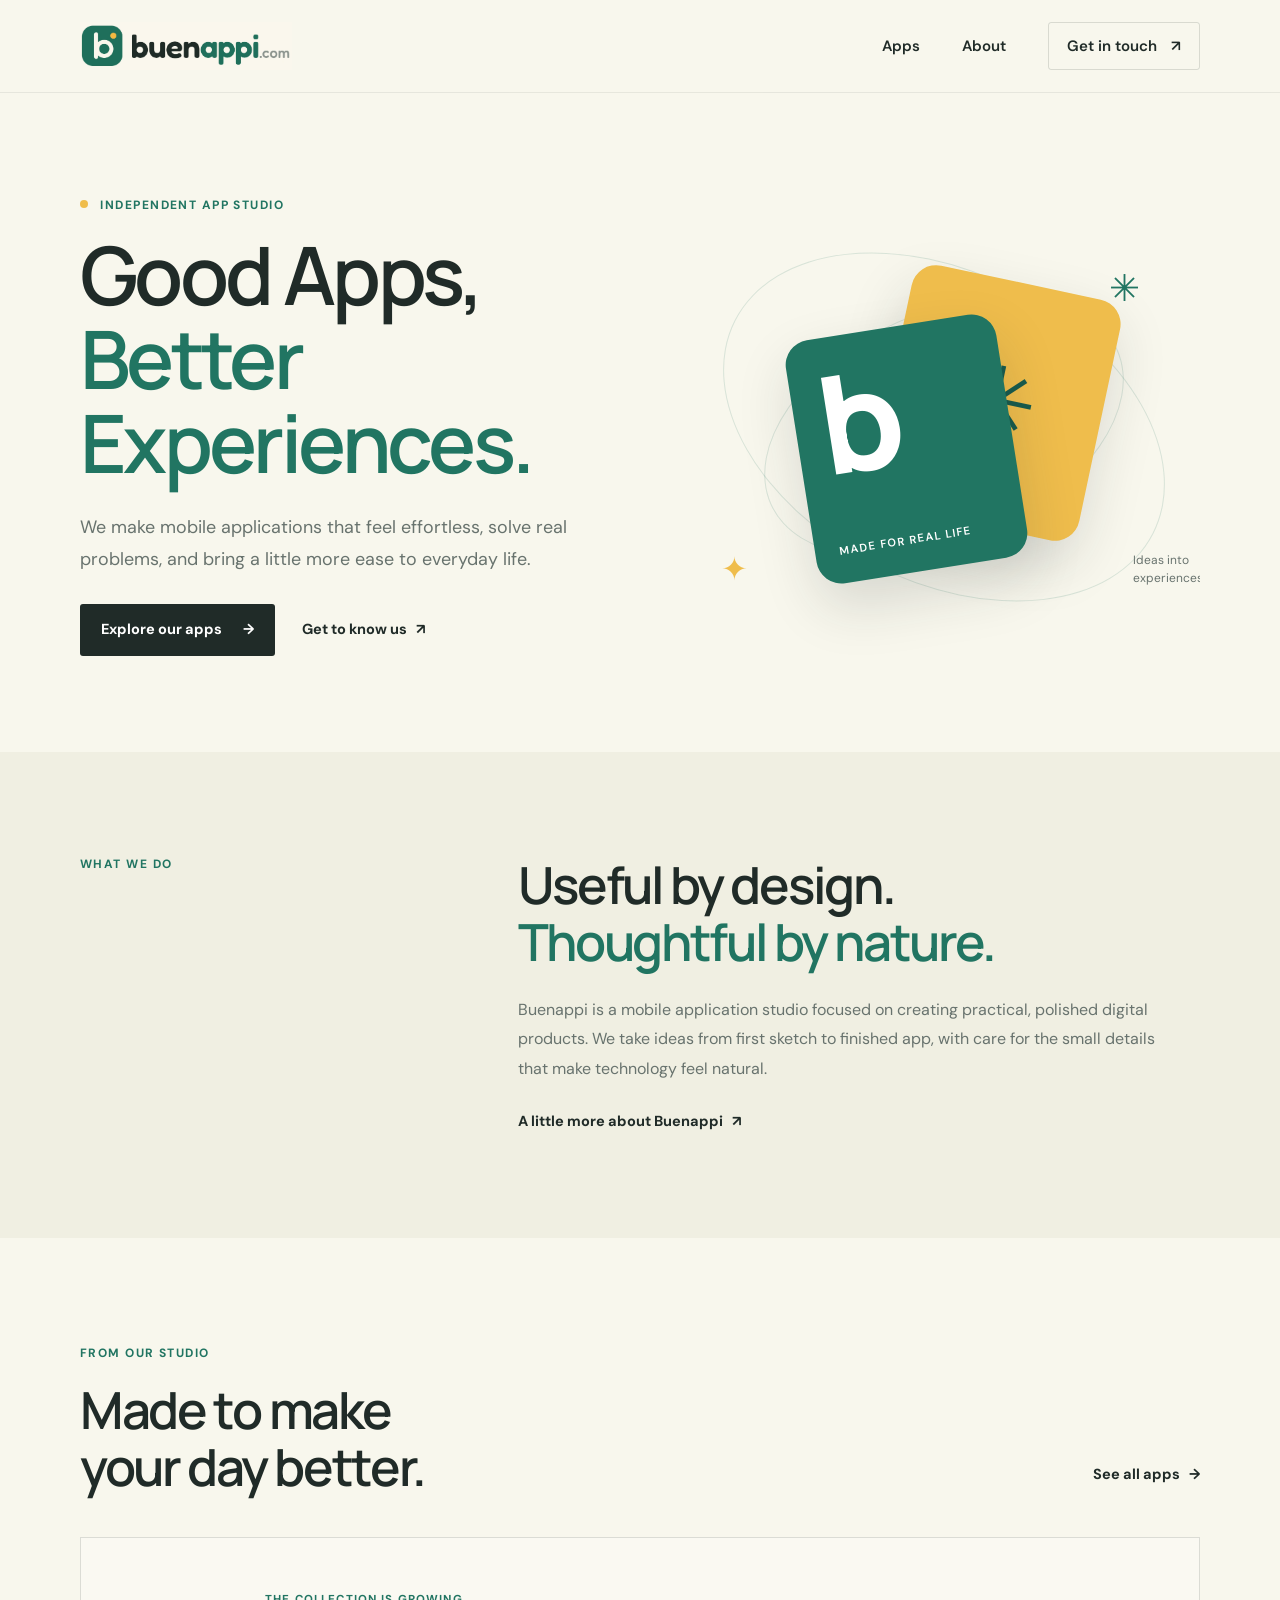
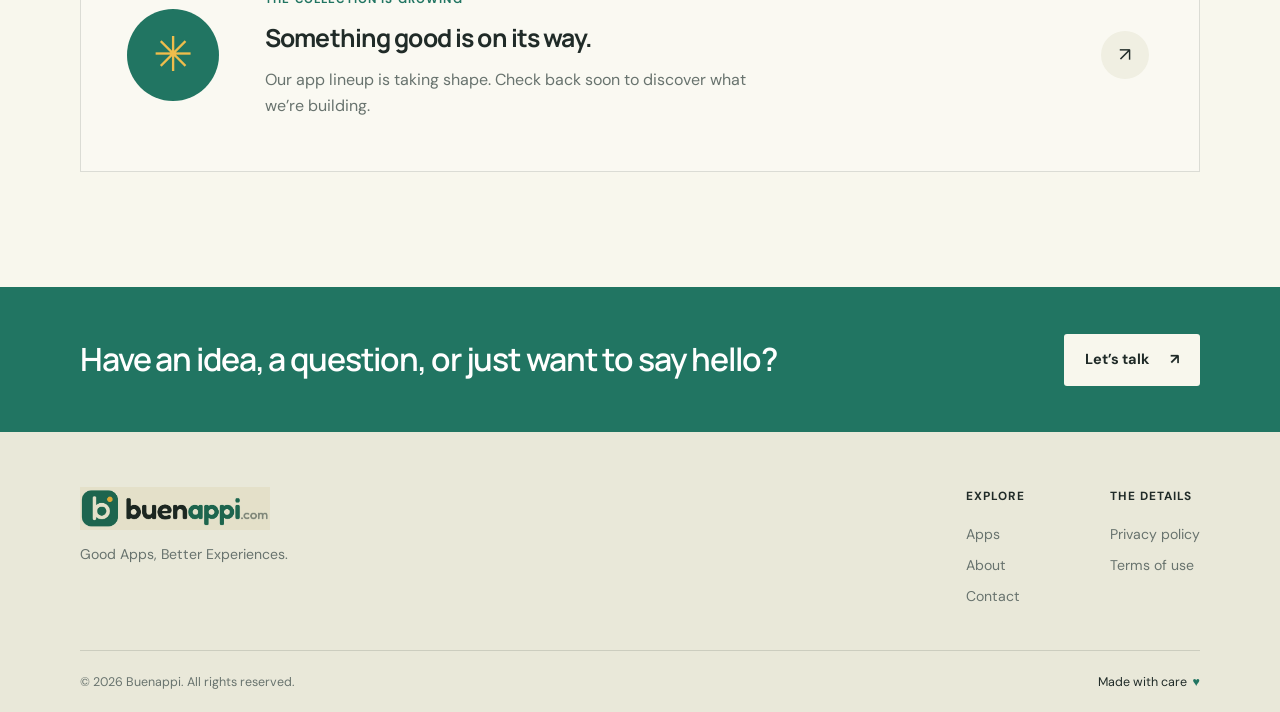
<file: index.html>
<!doctype html>
<html lang="en">
  <head>
    <meta charset="utf-8">
    <meta name="viewport" content="width=device-width, initial-scale=1">
    <meta name="theme-color" content="#f8f7ed">
    <meta name="description" content="Buenappi creates thoughtful mobile apps designed to make everyday experiences simpler and better.">
    <title>Buenappi — Good Apps, Better Experiences</title>
    <link rel="preconnect" href="https://fonts.googleapis.com">
    <link rel="preconnect" href="https://fonts.gstatic.com" crossorigin>
    <link href="https://fonts.googleapis.com/css2?family=DM+Sans:wght@400;500;600;700&family=Manrope:wght@400;500;600;700;800&display=swap" rel="stylesheet">
    <link rel="stylesheet" href="styles.css">
    <script src="script.js" defer></script>
  </head>
  <body>
    <a class="skip-link" href="#main">Skip to content</a>
    <header class="site-header">
      <div class="nav-wrap">
        <a class="brand" href="index.html" aria-label="Buenappi home">
          <img src="images/buenappilogo.webp" alt="buenappi.com">
        </a>
        <button class="menu-toggle" type="button" aria-expanded="false" aria-controls="primary-nav" aria-label="Open menu">
          <span></span>
          <span></span>
        </button>
        <nav class="primary-nav" id="primary-nav" aria-label="Main navigation">
          <a href="apps.html">Apps</a>
          <a href="about.html">About</a>
          <a class="nav-cta" href="contact.html">Get in touch <span aria-hidden="true">↗</span></a>
        </nav>
      </div>
    </header>
    <main id="main">
      <section class="hero section-shell">
        <div class="hero-copy">
          <p class="eyebrow"><span class="eyebrow-dot"></span> Independent app studio</p>
          <h1>Good Apps,<br><span>Better Experiences.</span></h1>
          <p class="hero-intro">We make mobile applications that feel effortless, solve real problems, and bring a little more ease to everyday life.</p>
          <div class="hero-actions">
            <a class="button button-dark" href="apps.html">Explore our apps <span aria-hidden="true">→</span></a>
            <a class="text-link" href="about.html">Get to know us <span aria-hidden="true">↗</span></a>
          </div>
        </div>
        <div class="hero-art" aria-hidden="true">
          <div class="orbit orbit-one"></div>
          <div class="orbit orbit-two"></div>
          <div class="app-tile tile-back"><span class="tile-spark">✳</span></div>
          <div class="app-tile tile-front">
            <span class="tile-mark">b</span>
            <span class="tile-caption">Made for real life</span>
          </div>
          <span class="art-star star-one">✳</span>
          <span class="art-star star-two">✦</span>
          <span class="art-label">Ideas into<br>experiences</span>
        </div>
      </section>
      <section class="intro-band">
        <div class="section-shell intro-grid">
          <p class="eyebrow">What we do</p>
          <div>
            <h2>Useful by design.<br><span>Thoughtful by nature.</span></h2>
            <p>Buenappi is a mobile application studio focused on creating practical, polished digital products. We take ideas from first sketch to finished app, with care for the small details that make technology feel natural.</p>
            <a class="text-link" href="about.html">A little more about Buenappi <span aria-hidden="true">↗</span></a>
          </div>
        </div>
      </section>
      <section class="featured section-shell">
        <div class="section-heading">
          <div>
            <p class="eyebrow">From our studio</p>
            <h2>Made to make<br>your day better.</h2>
          </div>
          <a class="text-link" href="apps.html">See all apps <span aria-hidden="true">→</span></a>
        </div>
        <div class="coming-card">
          <div class="coming-icon" aria-hidden="true"><span>✳</span></div>
          <div>
            <p class="card-kicker">The collection is growing</p>
            <h3>Something good is on its way.</h3>
            <p>Our app lineup is taking shape. Check back soon to discover what we’re building.</p>
          </div>
          <a class="round-arrow" href="apps.html" aria-label="Visit the apps page">↗</a>
        </div>
      </section>
      <section class="contact-strip">
        <div class="section-shell contact-strip-inner">
          <p>Have an idea, a question, or just want to say hello?</p>
          <a class="button button-light" href="contact.html">Let’s talk <span aria-hidden="true">↗</span></a>
        </div>
      </section>
    </main>
    <footer class="site-footer">
      <div class="section-shell footer-main">
        <div class="footer-brand">
          <a href="index.html" aria-label="Buenappi home">
            <img src="images/buenappilogo.webp" alt="buenappi.com">
          </a>
          <p>Good Apps, Better Experiences.</p>
        </div>
        <div class="footer-links">
          <div>
            <p class="footer-label">Explore</p>
            <a href="apps.html">Apps</a>
            <a href="about.html">About</a>
            <a href="contact.html">Contact</a>
          </div>
          <div>
            <p class="footer-label">The details</p>
            <a href="privacy.html">Privacy policy</a>
            <a href="terms.html">Terms of use</a>
          </div>
        </div>
      </div>
      <div class="section-shell footer-bottom">
        <span>© <span data-year>2026</span> Buenappi. All rights reserved.</span>
        <span>Made with care <span class="footer-heart" aria-label="love">♥</span></span>
      </div>
    </footer>
  </body>
</html>
</file>
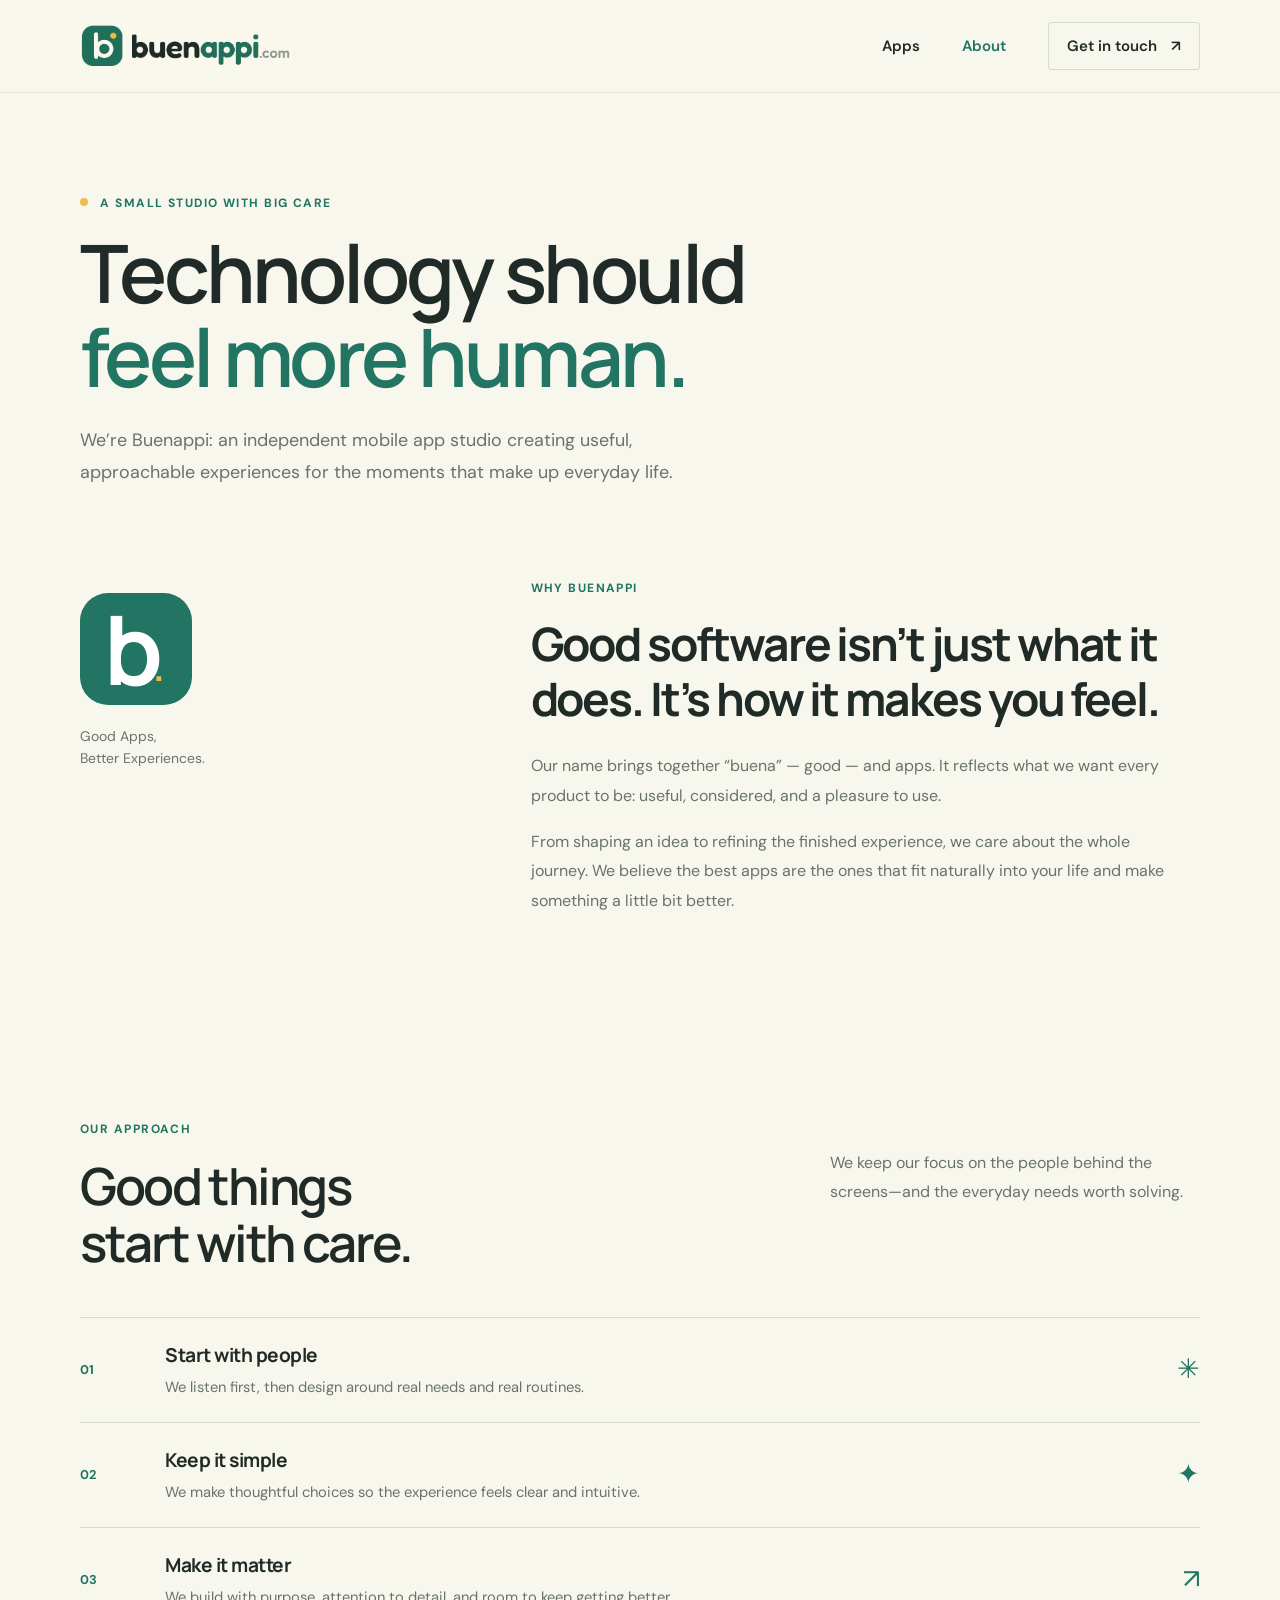
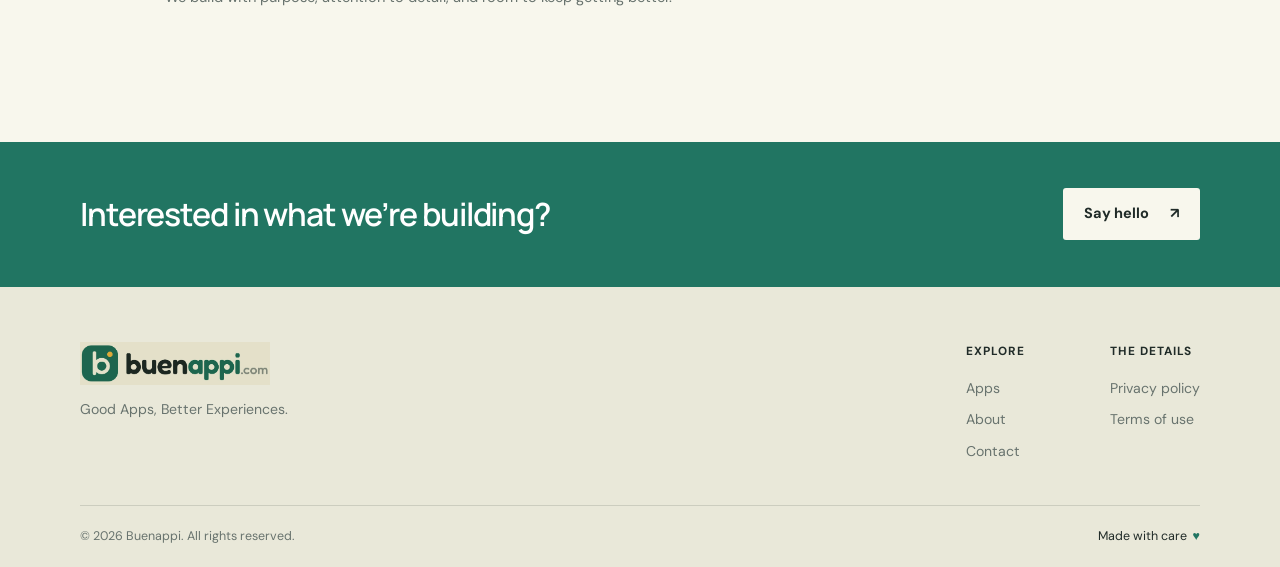
<file: about.html>
<!doctype html>
<html lang="en">
  <head>
    <meta charset="utf-8">
    <meta name="viewport" content="width=device-width, initial-scale=1">
    <meta name="theme-color" content="#f8f7ed">
    <meta name="description" content="Learn about Buenappi, an independent studio developing thoughtful mobile applications.">
    <title>About — Buenappi</title>
    <link rel="preconnect" href="https://fonts.googleapis.com">
    <link rel="preconnect" href="https://fonts.gstatic.com" crossorigin>
    <link href="https://fonts.googleapis.com/css2?family=DM+Sans:wght@400;500;600;700&family=Manrope:wght@400;500;600;700;800&display=swap" rel="stylesheet">
    <link rel="stylesheet" href="styles.css">
    <script src="script.js" defer></script>
  </head>
  <body>
    <a class="skip-link" href="#main">Skip to content</a>
    <header class="site-header">
      <div class="nav-wrap">
        <a class="brand" href="index.html" aria-label="Buenappi home">
          <img src="images/buenappilogo.webp" alt="buenappi.com">
        </a>
        <button class="menu-toggle" type="button" aria-expanded="false" aria-controls="primary-nav" aria-label="Open menu">
          <span></span>
          <span></span>
        </button>
        <nav class="primary-nav" id="primary-nav" aria-label="Main navigation">
          <a href="apps.html">Apps</a>
          <a href="about.html" aria-current="page">About</a>
          <a class="nav-cta" href="contact.html">Get in touch <span aria-hidden="true">↗</span></a>
        </nav>
      </div>
    </header>
    <main id="main">
      <section class="page-hero section-shell">
        <p class="eyebrow"><span class="eyebrow-dot"></span> A small studio with big care</p>
        <h1>Technology should<br><span>feel more human.</span></h1>
        <p>We’re Buenappi: an independent mobile app studio creating useful, approachable experiences for the moments that make up everyday life.</p>
      </section>
      <section class="about-story">
        <div class="section-shell story-grid">
          <div class="story-aside">
            <span class="story-symbol" aria-hidden="true">b<span>.</span></span>
            <p>Good Apps,<br>Better Experiences.</p>
          </div>
          <div class="story-copy">
            <p class="eyebrow">Why Buenappi</p>
            <h2>Good software isn’t just what it does. It’s how it makes you feel.</h2>
            <p>Our name brings together “buena” — good — and apps. It reflects what we want every product to be: useful, considered, and a pleasure to use.</p>
            <p>From shaping an idea to refining the finished experience, we care about the whole journey. We believe the best apps are the ones that fit naturally into your life and make something a little bit better.</p>
          </div>
        </div>
      </section>
      <section class="principles section-shell">
        <div class="section-heading">
          <div>
            <p class="eyebrow">Our approach</p>
            <h2>Good things<br>start with care.</h2>
          </div>
          <p class="principles-intro">We keep our focus on the people behind the screens—and the everyday needs worth solving.</p>
        </div>
        <div class="principle-list">
          <article>
            <span>01</span>
            <div>
              <h3>Start with people</h3>
              <p>We listen first, then design around real needs and real routines.</p>
            </div>
            <span class="principle-mark">✳</span>
          </article>
          <article>
            <span>02</span>
            <div>
              <h3>Keep it simple</h3>
              <p>We make thoughtful choices so the experience feels clear and intuitive.</p>
            </div>
            <span class="principle-mark">✦</span>
          </article>
          <article>
            <span>03</span>
            <div>
              <h3>Make it matter</h3>
              <p>We build with purpose, attention to detail, and room to keep getting better.</p>
            </div>
            <span class="principle-mark">↗</span>
          </article>
        </div>
      </section>
      <section class="contact-strip">
        <div class="section-shell contact-strip-inner">
          <p>Interested in what we’re building?</p>
          <a class="button button-light" href="contact.html">Say hello <span aria-hidden="true">↗</span></a>
        </div>
      </section>
    </main>
    <footer class="site-footer">
      <div class="section-shell footer-main">
        <div class="footer-brand">
          <a href="index.html" aria-label="Buenappi home">
            <img src="images/buenappilogo.webp" alt="buenappi.com">
          </a>
          <p>Good Apps, Better Experiences.</p>
        </div>
        <div class="footer-links">
          <div>
            <p class="footer-label">Explore</p>
            <a href="apps.html">Apps</a>
            <a href="about.html">About</a>
            <a href="contact.html">Contact</a>
          </div>
          <div>
            <p class="footer-label">The details</p>
            <a href="privacy.html">Privacy policy</a>
            <a href="terms.html">Terms of use</a>
          </div>
        </div>
      </div>
      <div class="section-shell footer-bottom">
        <span>© <span data-year>2026</span> Buenappi. All rights reserved.</span>
        <span>Made with care <span class="footer-heart" aria-label="love">♥</span></span>
      </div>
    </footer>
  </body>
</html>
</file>
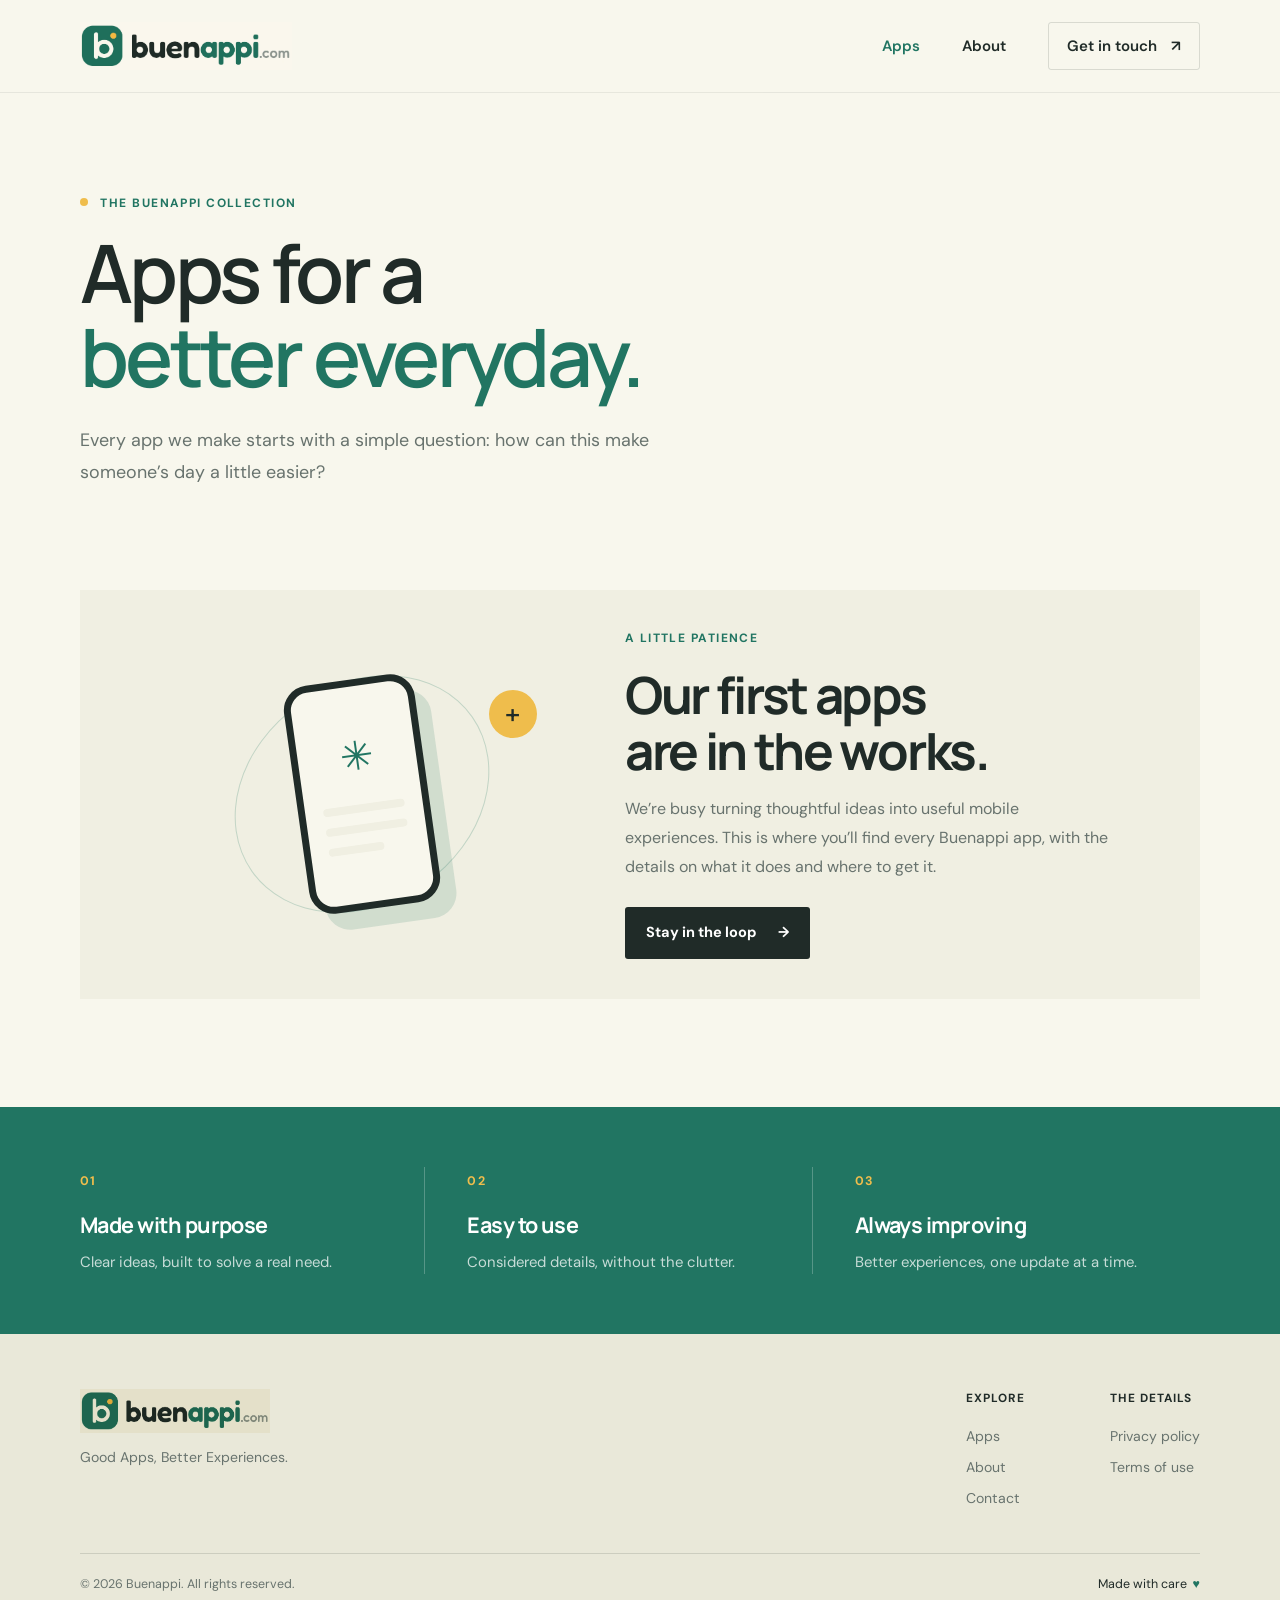
<file: apps.html>
<!doctype html>
<html lang="en">
  <head>
    <meta charset="utf-8">
    <meta name="viewport" content="width=device-width, initial-scale=1">
    <meta name="theme-color" content="#f8f7ed">
    <meta name="description" content="Explore mobile applications from Buenappi, an independent app studio.">
    <title>Our Apps — Buenappi</title>
    <link rel="preconnect" href="https://fonts.googleapis.com">
    <link rel="preconnect" href="https://fonts.gstatic.com" crossorigin>
    <link href="https://fonts.googleapis.com/css2?family=DM+Sans:wght@400;500;600;700&family=Manrope:wght@400;500;600;700;800&display=swap" rel="stylesheet">
    <link rel="stylesheet" href="styles.css">
    <script src="script.js" defer></script>
  </head>
  <body>
    <a class="skip-link" href="#main">Skip to content</a>
    <header class="site-header">
      <div class="nav-wrap">
        <a class="brand" href="index.html" aria-label="Buenappi home">
          <img src="images/buenappilogo.webp" alt="buenappi.com">
        </a>
        <button class="menu-toggle" type="button" aria-expanded="false" aria-controls="primary-nav" aria-label="Open menu">
          <span></span>
          <span></span>
        </button>
        <nav class="primary-nav" id="primary-nav" aria-label="Main navigation">
          <a href="apps.html" aria-current="page">Apps</a>
          <a href="about.html">About</a>
          <a class="nav-cta" href="contact.html">Get in touch <span aria-hidden="true">↗</span></a>
        </nav>
      </div>
    </header>
    <main id="main">
      <section class="page-hero section-shell">
        <p class="eyebrow"><span class="eyebrow-dot"></span> The Buenappi collection</p>
        <h1>Apps for a<br><span>better everyday.</span></h1>
        <p>Every app we make starts with a simple question: how can this make someone’s day a little easier?</p>
      </section>
      <section class="apps-content section-shell">
        <div class="apps-empty">
          <div class="empty-illustration" aria-hidden="true">
            <div class="empty-orbit"></div>
            <div class="empty-phone">
              <span>✳</span>
              <i></i>
              <i></i>
              <i></i>
            </div>
            <b>+</b>
          </div>
          <div class="empty-copy">
            <p class="eyebrow">A little patience</p>
            <h2>Our first apps<br>are in the works.</h2>
            <p>We’re busy turning thoughtful ideas into useful mobile experiences. This is where you’ll find every Buenappi app, with the details on what it does and where to get it.</p>
            <a class="button button-dark" href="contact.html">Stay in the loop <span aria-hidden="true">→</span></a>
          </div>
        </div>
      </section>
      <section class="values-band">
        <div class="section-shell values-grid">
          <div>
            <span class="value-number">01</span>
            <h3>Made with purpose</h3>
            <p>Clear ideas, built to solve a real need.</p>
          </div>
          <div>
            <span class="value-number">02</span>
            <h3>Easy to use</h3>
            <p>Considered details, without the clutter.</p>
          </div>
          <div>
            <span class="value-number">03</span>
            <h3>Always improving</h3>
            <p>Better experiences, one update at a time.</p>
          </div>
        </div>
      </section>
    </main>
    <footer class="site-footer">
      <div class="section-shell footer-main">
        <div class="footer-brand">
          <a href="index.html" aria-label="Buenappi home">
            <img src="images/buenappilogo.webp" alt="buenappi.com">
          </a>
          <p>Good Apps, Better Experiences.</p>
        </div>
        <div class="footer-links">
          <div>
            <p class="footer-label">Explore</p>
            <a href="apps.html">Apps</a>
            <a href="about.html">About</a>
            <a href="contact.html">Contact</a>
          </div>
          <div>
            <p class="footer-label">The details</p>
            <a href="privacy.html">Privacy policy</a>
            <a href="terms.html">Terms of use</a>
          </div>
        </div>
      </div>
      <div class="section-shell footer-bottom">
        <span>© <span data-year>2026</span> Buenappi. All rights reserved.</span>
        <span>Made with care <span class="footer-heart" aria-label="love">♥</span></span>
      </div>
    </footer>
  </body>
</html>
</file>
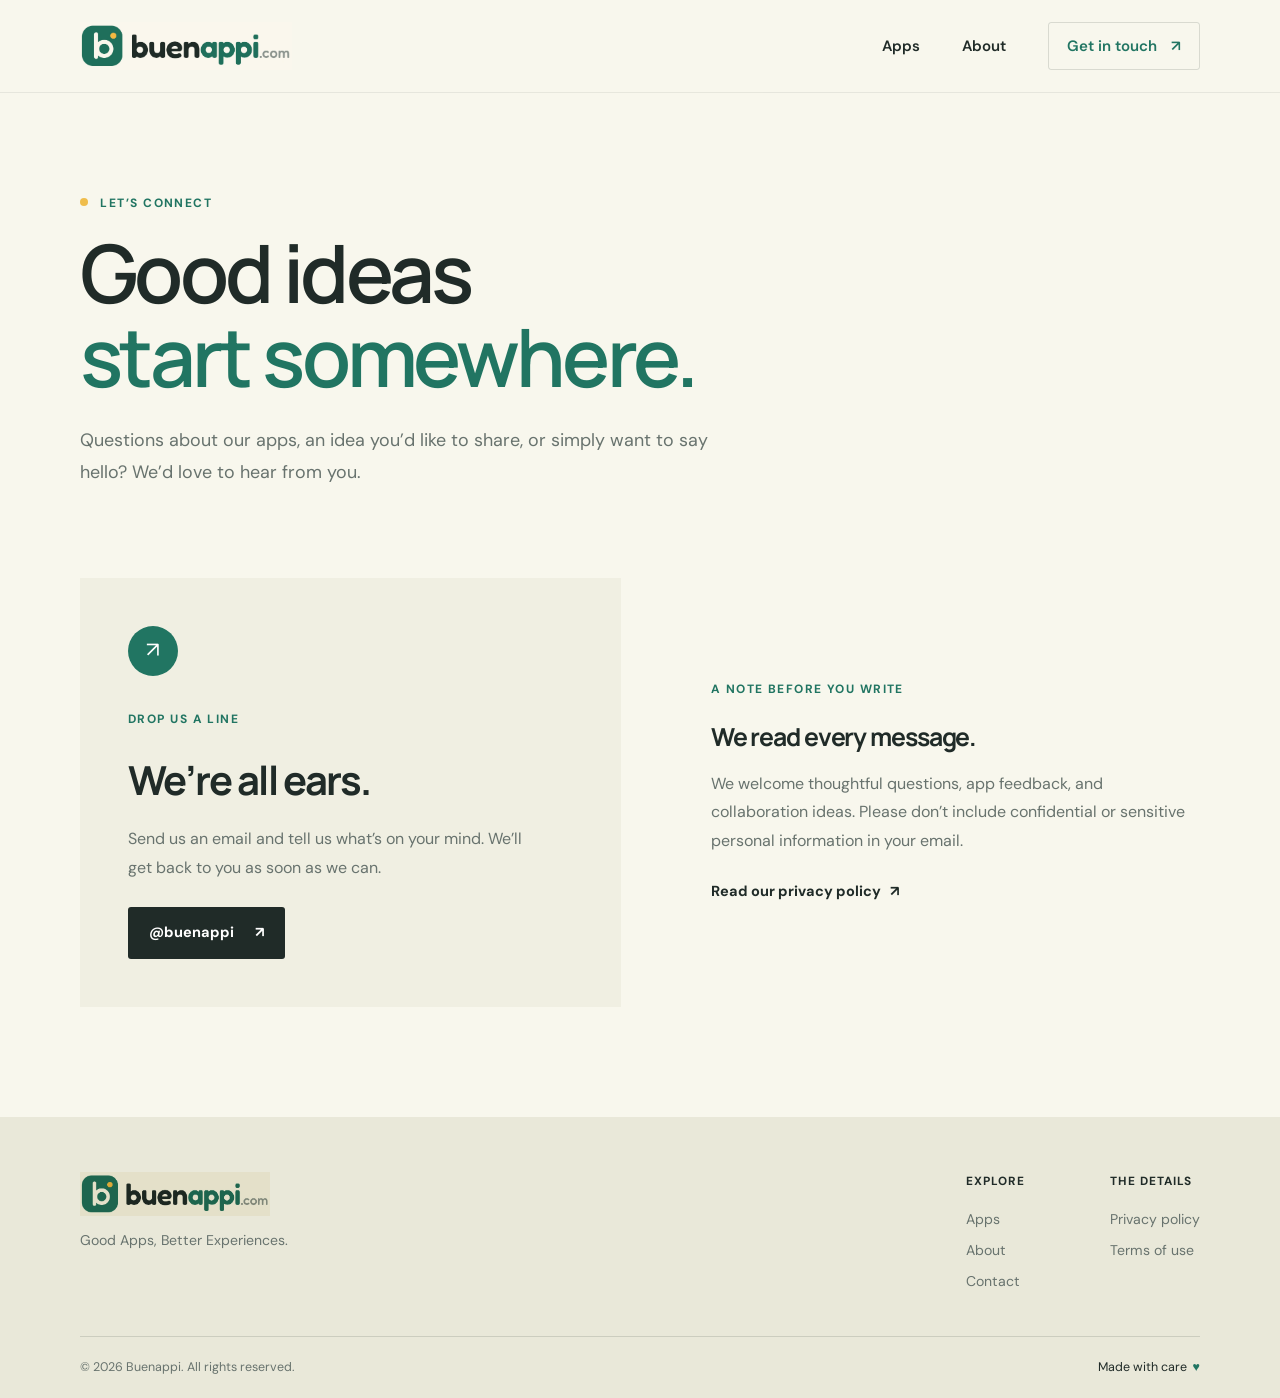
<file: contact.html>
<!doctype html>
<html lang="en">
  <head>
    <meta charset="utf-8">
    <meta name="viewport" content="width=device-width, initial-scale=1">
    <meta name="theme-color" content="#f8f7ed">
    <meta name="description" content="Contact Buenappi about mobile app development, collaborations, or general questions.">
    <title>Contact — Buenappi</title>
    <link rel="preconnect" href="https://fonts.googleapis.com">
    <link rel="preconnect" href="https://fonts.gstatic.com" crossorigin>
    <link href="https://fonts.googleapis.com/css2?family=DM+Sans:wght@400;500;600;700&family=Manrope:wght@400;500;600;700;800&display=swap" rel="stylesheet">
    <link rel="stylesheet" href="styles.css">
    <script src="script.js" defer></script>
  </head>
  <body>
    <a class="skip-link" href="#main">Skip to content</a>
    <header class="site-header">
      <div class="nav-wrap">
        <a class="brand" href="index.html" aria-label="Buenappi home">
          <img src="images/buenappilogo.webp" alt="buenappi.com">
        </a>
        <button class="menu-toggle" type="button" aria-expanded="false" aria-controls="primary-nav" aria-label="Open menu">
          <span></span>
          <span></span>
        </button>
        <nav class="primary-nav" id="primary-nav" aria-label="Main navigation">
          <a href="apps.html">Apps</a>
          <a href="about.html">About</a>
          <a class="nav-cta" href="contact.html" aria-current="page">Get in touch <span aria-hidden="true">↗</span></a>
        </nav>
      </div>
    </header>
    <main id="main">
      <section class="page-hero section-shell">
        <p class="eyebrow"><span class="eyebrow-dot"></span> Let’s connect</p>
        <h1>Good ideas<br><span>start somewhere.</span></h1>
        <p>Questions about our apps, an idea you’d like to share, or simply want to say hello? We’d love to hear from you.</p>
      </section>
      <section class="contact-content section-shell">
        <div class="contact-card">
          <div class="contact-card-icon" aria-hidden="true">↗</div>
          <p class="eyebrow">Drop us a line</p>
          <h2>We’re all ears.</h2>
          <p>Send us an email and tell us what’s on your mind. We’ll get back to you as soon as we can.</p>
          <a class="button button-dark" href="">@buenappi<span aria-hidden="true">↗</span></a>
        </div>
        <div class="contact-side">
          <p class="eyebrow">A note before you write</p>
          <h3>We read every message.</h3>
          <p>We welcome thoughtful questions, app feedback, and collaboration ideas. Please don’t include confidential or sensitive personal information in your email.</p>
          <a class="text-link" href="privacy.html">Read our privacy policy <span aria-hidden="true">↗</span></a>
        </div>
      </section>
    </main>
    <footer class="site-footer">
      <div class="section-shell footer-main">
        <div class="footer-brand">
          <a href="index.html" aria-label="Buenappi home">
            <img src="images/buenappilogo.webp" alt="buenappi.com">
          </a>
          <p>Good Apps, Better Experiences.</p>
        </div>
        <div class="footer-links">
          <div>
            <p class="footer-label">Explore</p>
            <a href="apps.html">Apps</a>
            <a href="about.html">About</a>
            <a href="contact.html" aria-current="page">Contact</a>
          </div>
          <div>
            <p class="footer-label">The details</p>
            <a href="privacy.html">Privacy policy</a>
            <a href="terms.html">Terms of use</a>
          </div>
        </div>
      </div>
      <div class="section-shell footer-bottom">
        <span>© <span data-year>2026</span> Buenappi. All rights reserved.</span>
        <span>Made with care <span class="footer-heart" aria-label="love">♥</span></span>
      </div>
    </footer>
  </body>
</html>
</file>
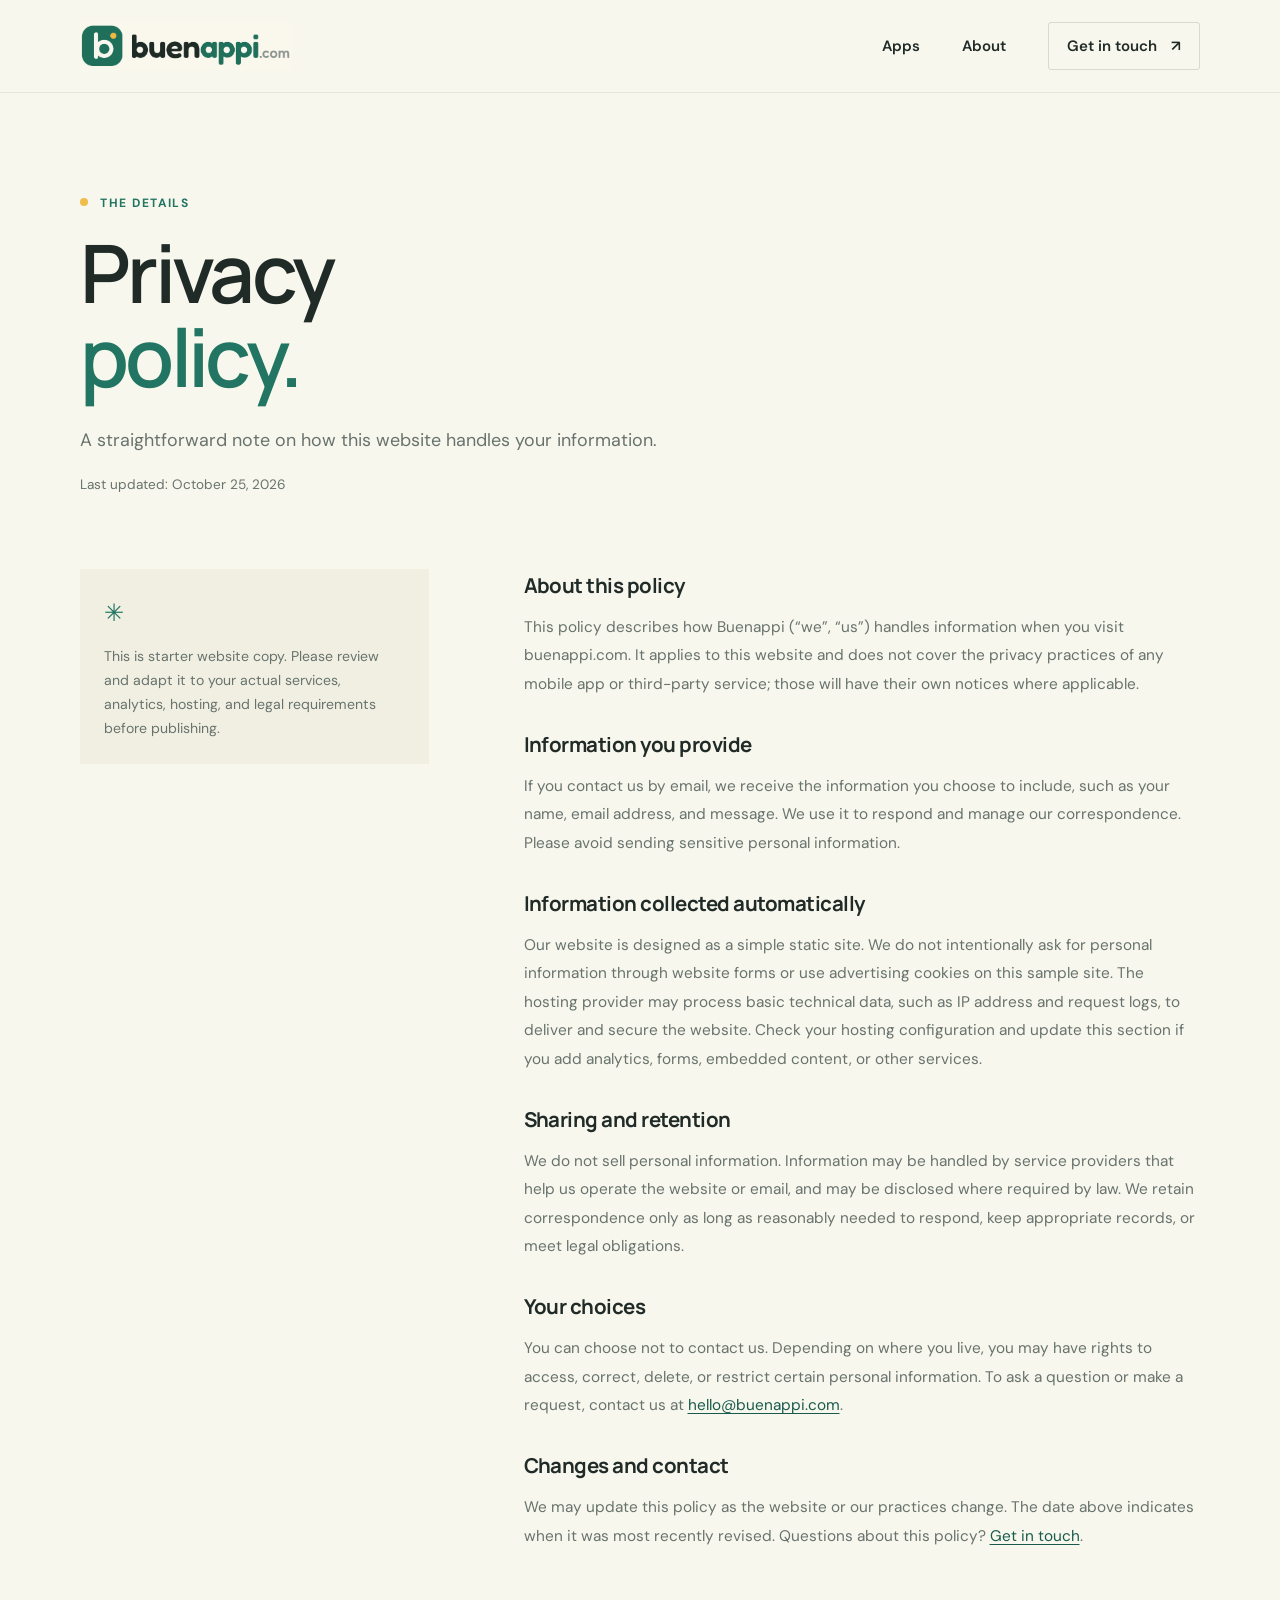
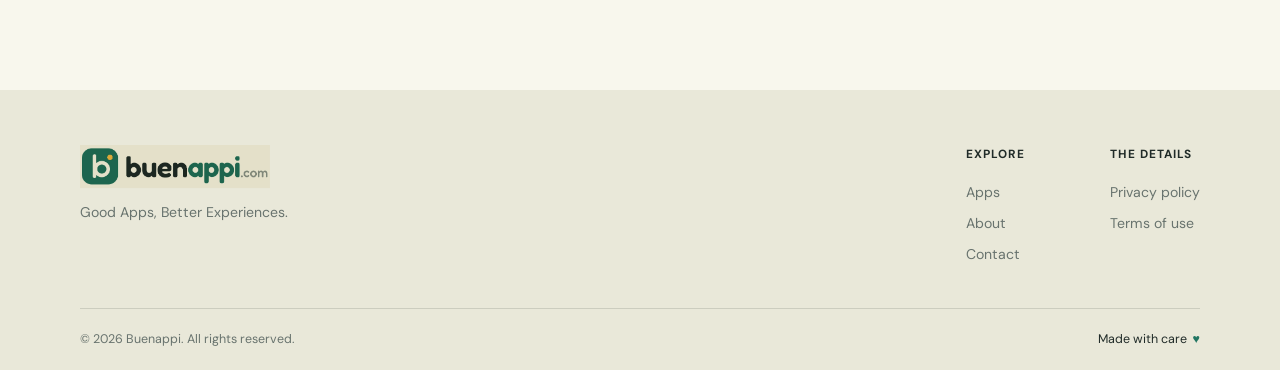
<file: privacy.html>
<!doctype html>
<html lang="en">
  <head>
    <meta charset="utf-8">
    <meta name="viewport" content="width=device-width, initial-scale=1">
    <meta name="theme-color" content="#f8f7ed">
    <meta name="description" content="Read the Buenappi website privacy policy.">
    <title>Privacy Policy — Buenappi</title>
    <link rel="preconnect" href="https://fonts.googleapis.com">
    <link rel="preconnect" href="https://fonts.gstatic.com" crossorigin>
    <link href="https://fonts.googleapis.com/css2?family=DM+Sans:wght@400;500;600;700&family=Manrope:wght@400;500;600;700;800&display=swap" rel="stylesheet">
    <link rel="stylesheet" href="styles.css">
    <script src="script.js" defer></script>
  </head>
  <body>
    <a class="skip-link" href="#main">Skip to content</a>
    <header class="site-header">
      <div class="nav-wrap">
        <a class="brand" href="index.html" aria-label="Buenappi home">
          <img src="images/buenappilogo.webp" alt="buenappi.com">
        </a>
        <button class="menu-toggle" type="button" aria-expanded="false" aria-controls="primary-nav" aria-label="Open menu">
          <span></span>
          <span></span>
        </button>
        <nav class="primary-nav" id="primary-nav" aria-label="Main navigation">
          <a href="apps.html">Apps</a>
          <a href="about.html">About</a>
          <a class="nav-cta" href="contact.html">Get in touch <span aria-hidden="true">↗</span></a>
        </nav>
      </div>
    </header>
    <main id="main">
      <section class="page-hero legal-hero section-shell">
        <p class="eyebrow"><span class="eyebrow-dot"></span> The details</p>
        <h1>Privacy<br><span>policy.</span></h1>
        <p>A straightforward note on how this website handles your information.</p>
        <p class="updated-note">Last updated: October 25, 2026</p>
      </section>
      <section class="legal-content section-shell">
        <aside class="legal-note">
          <span aria-hidden="true">✳</span>
          <p>This is starter website copy. Please review and adapt it to your actual services, analytics, hosting, and legal requirements before publishing.</p>
        </aside>
        <article>
          <h2>About this policy</h2>
          <p>This policy describes how Buenappi (“we”, “us”) handles information when you visit buenappi.com. It applies to this website and does not cover the privacy practices of any mobile app or third-party service; those will have their own notices where applicable.</p>
          <h2>Information you provide</h2>
          <p>If you contact us by email, we receive the information you choose to include, such as your name, email address, and message. We use it to respond and manage our correspondence. Please avoid sending sensitive personal information.</p>
          <h2>Information collected automatically</h2>
          <p>Our website is designed as a simple static site. We do not intentionally ask for personal information through website forms or use advertising cookies on this sample site. The hosting provider may process basic technical data, such as IP address and request logs, to deliver and secure the website. Check your hosting configuration and update this section if you add analytics, forms, embedded content, or other services.</p>
          <h2>Sharing and retention</h2>
          <p>We do not sell personal information. Information may be handled by service providers that help us operate the website or email, and may be disclosed where required by law. We retain correspondence only as long as reasonably needed to respond, keep appropriate records, or meet legal obligations.</p>
          <h2>Your choices</h2>
          <p>You can choose not to contact us. Depending on where you live, you may have rights to access, correct, delete, or restrict certain personal information. To ask a question or make a request, contact us at <a href="mailto:hello@buenappi.com">hello@buenappi.com</a>.</p>
          <h2>Changes and contact</h2>
          <p>We may update this policy as the website or our practices change. The date above indicates when it was most recently revised. Questions about this policy? <a href="contact.html">Get in touch</a>.</p>
        </article>
      </section>
    </main>
    <footer class="site-footer">
      <div class="section-shell footer-main">
        <div class="footer-brand">
          <a href="index.html" aria-label="Buenappi home">
            <img src="images/buenappilogo.webp" alt="buenappi.com">
          </a>
          <p>Good Apps, Better Experiences.</p>
        </div>
        <div class="footer-links">
          <div>
            <p class="footer-label">Explore</p>
            <a href="apps.html">Apps</a>
            <a href="about.html">About</a>
            <a href="contact.html">Contact</a>
          </div>
          <div>
            <p class="footer-label">The details</p>
            <a href="privacy.html" aria-current="page">Privacy policy</a>
            <a href="terms.html">Terms of use</a>
          </div>
        </div>
      </div>
      <div class="section-shell footer-bottom">
        <span>© <span data-year>2026</span> Buenappi. All rights reserved.</span>
        <span>Made with care <span class="footer-heart" aria-label="love">♥</span></span>
      </div>
    </footer>
  </body>
</html>
</file>
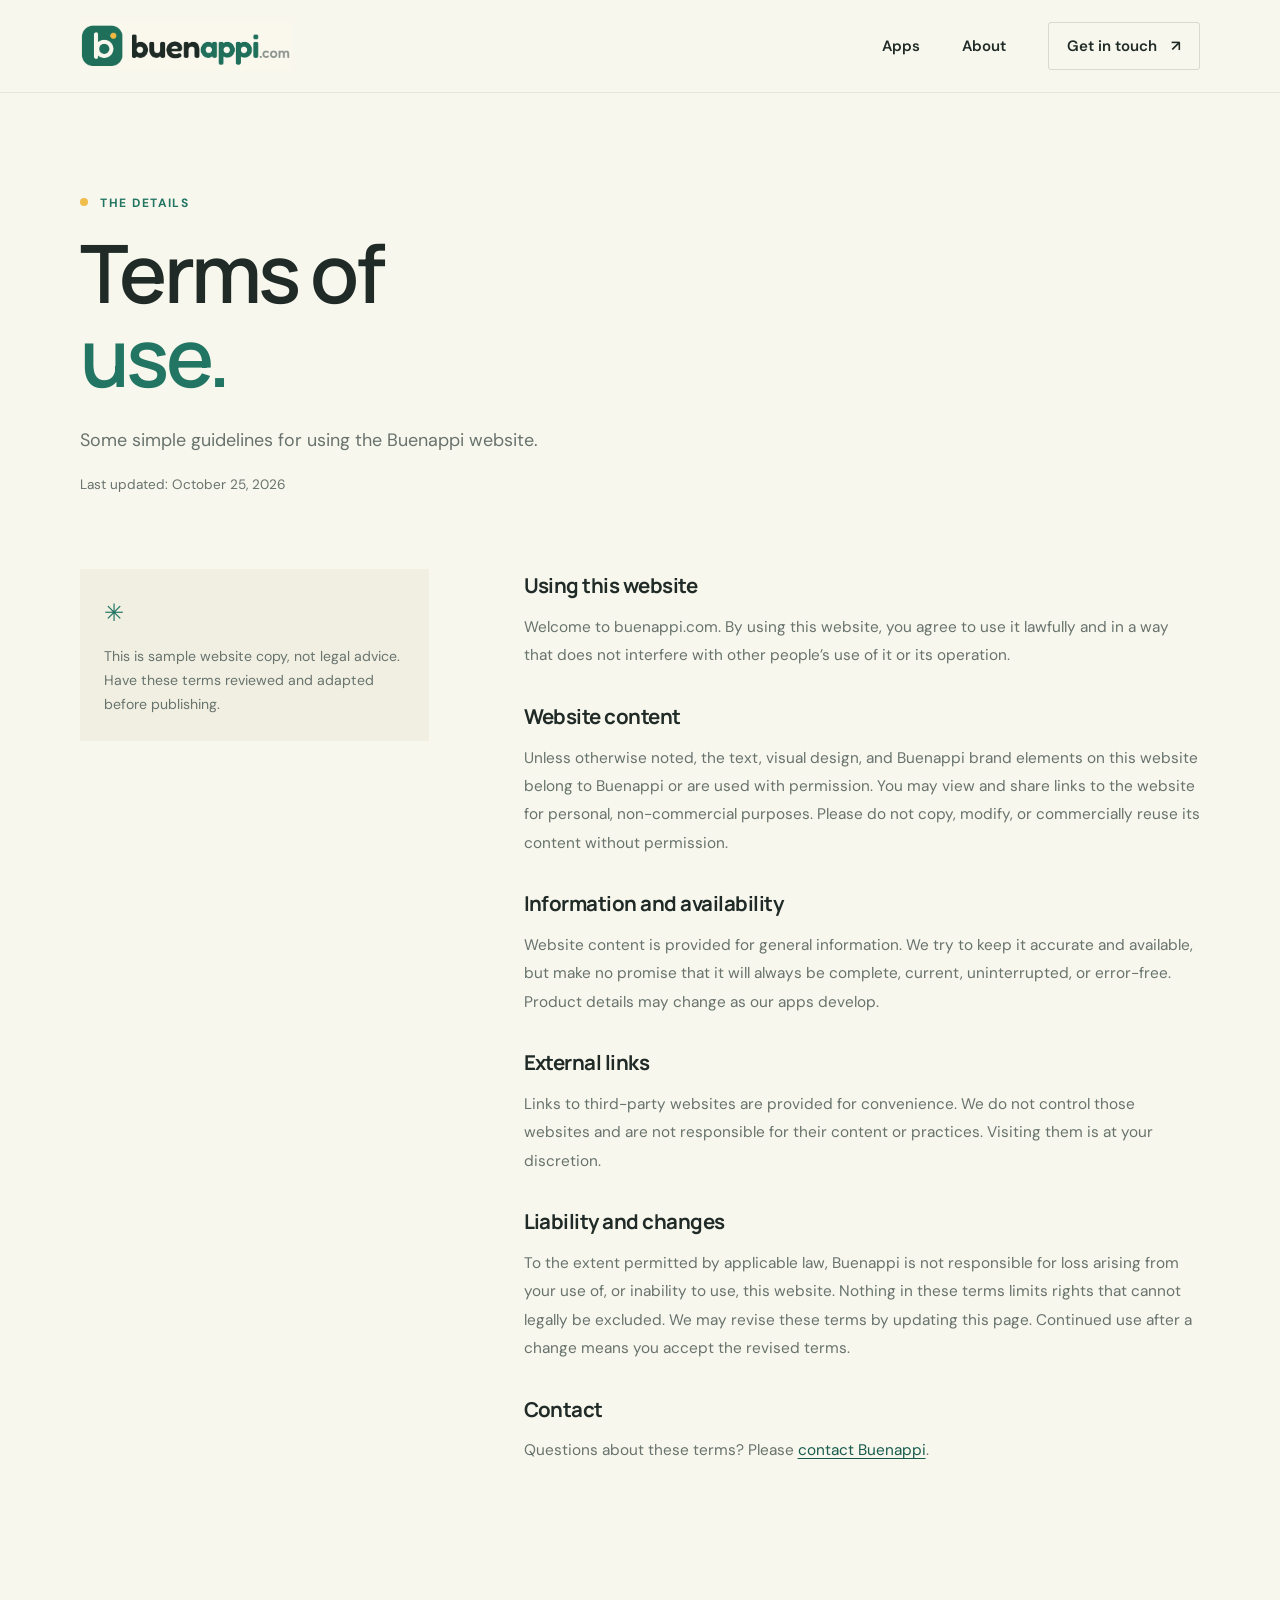
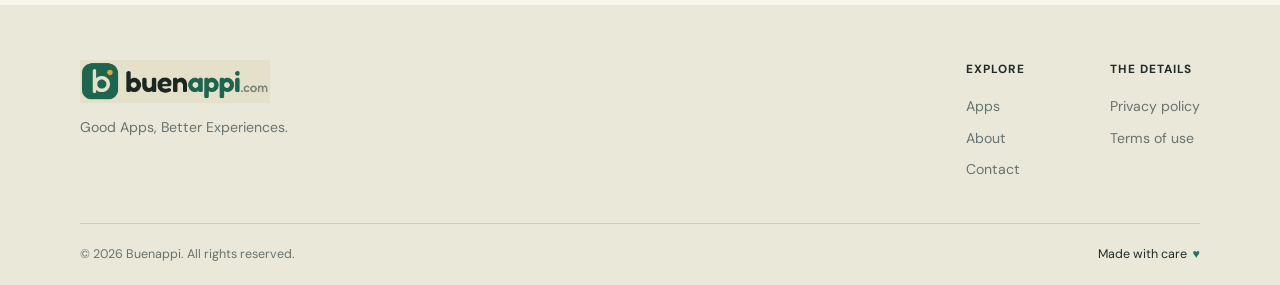
<file: terms.html>
<!doctype html>
<html lang="en">
  <head>
    <meta charset="utf-8">
    <meta name="viewport" content="width=device-width, initial-scale=1">
    <meta name="theme-color" content="#f8f7ed">
    <meta name="description" content="Terms for using the Buenappi website.">
    <title>Terms of Use — Buenappi</title>
    <link rel="preconnect" href="https://fonts.googleapis.com">
    <link rel="preconnect" href="https://fonts.gstatic.com" crossorigin>
    <link href="https://fonts.googleapis.com/css2?family=DM+Sans:wght@400;500;600;700&family=Manrope:wght@400;500;600;700;800&display=swap" rel="stylesheet">
    <link rel="stylesheet" href="styles.css">
    <script src="script.js" defer></script>
  </head>
  <body>
    <a class="skip-link" href="#main">Skip to content</a>
    <header class="site-header">
      <div class="nav-wrap">
        <a class="brand" href="index.html" aria-label="Buenappi home">
          <img src="images/buenappilogo.webp" alt="buenappi.com">
        </a>
        <button class="menu-toggle" type="button" aria-expanded="false" aria-controls="primary-nav" aria-label="Open menu">
          <span></span>
          <span></span>
        </button>
        <nav class="primary-nav" id="primary-nav" aria-label="Main navigation">
          <a href="apps.html">Apps</a>
          <a href="about.html">About</a>
          <a class="nav-cta" href="contact.html">Get in touch <span aria-hidden="true">↗</span></a>
        </nav>
      </div>
    </header>
    <main id="main">
      <section class="page-hero legal-hero section-shell">
        <p class="eyebrow"><span class="eyebrow-dot"></span> The details</p>
        <h1>Terms of<br><span>use.</span></h1>
        <p>Some simple guidelines for using the Buenappi website.</p>
        <p class="updated-note">Last updated: October 25, 2026</p>
      </section>
      <section class="legal-content section-shell">
        <aside class="legal-note">
          <span aria-hidden="true">✳</span>
          <p>This is sample website copy, not legal advice. Have these terms reviewed and adapted before publishing.</p>
        </aside>
        <article>
          <h2>Using this website</h2>
          <p>Welcome to buenappi.com. By using this website, you agree to use it lawfully and in a way that does not interfere with other people’s use of it or its operation.</p>
          <h2>Website content</h2>
          <p>Unless otherwise noted, the text, visual design, and Buenappi brand elements on this website belong to Buenappi or are used with permission. You may view and share links to the website for personal, non-commercial purposes. Please do not copy, modify, or commercially reuse its content without permission.</p>
          <h2>Information and availability</h2>
          <p>Website content is provided for general information. We try to keep it accurate and available, but make no promise that it will always be complete, current, uninterrupted, or error-free. Product details may change as our apps develop.</p>
          <h2>External links</h2>
          <p>Links to third-party websites are provided for convenience. We do not control those websites and are not responsible for their content or practices. Visiting them is at your discretion.</p>
          <h2>Liability and changes</h2>
          <p>To the extent permitted by applicable law, Buenappi is not responsible for loss arising from your use of, or inability to use, this website. Nothing in these terms limits rights that cannot legally be excluded. We may revise these terms by updating this page. Continued use after a change means you accept the revised terms.</p>
          <h2>Contact</h2>
          <p>Questions about these terms? Please <a href="contact.html">contact Buenappi</a>.</p>
        </article>
      </section>
    </main>
    <footer class="site-footer">
      <div class="section-shell footer-main">
        <div class="footer-brand">
          <a href="index.html" aria-label="Buenappi home">
            <img src="images/buenappilogo.webp" alt="buenappi.com">
          </a>
          <p>Good Apps, Better Experiences.</p>
        </div>
        <div class="footer-links">
          <div>
            <p class="footer-label">Explore</p>
            <a href="apps.html">Apps</a>
            <a href="about.html">About</a>
            <a href="contact.html">Contact</a>
          </div>
          <div>
            <p class="footer-label">The details</p>
            <a href="privacy.html">Privacy policy</a>
            <a href="terms.html" aria-current="page">Terms of use</a>
          </div>
        </div>
      </div>
      <div class="section-shell footer-bottom">
        <span>© <span data-year>2026</span> Buenappi. All rights reserved.</span>
        <span>Made with care <span class="footer-heart" aria-label="love">♥</span></span>
      </div>
    </footer>
  </body>
</html>
</file>
<file: styles.css>
:root {
  color-scheme: light;
  --cream: #f8f7ed;
  --cream-deep: #f0efe2;
  --ink: #202b28;
  --muted: #68736e;
  --green: #217562;
  --green-dark: #185b4d;
  --yellow: #efbd4c;
  --footer: #e9e8d9;
  --line: rgba(32, 43, 40, .14);
  --font-body: "DM Sans", sans-serif;
  --font-display: "Manrope", sans-serif;
}

* { box-sizing: border-box; }
html { scroll-behavior: smooth; }
body { margin: 0; background: var(--cream); color: var(--ink); font-family: var(--font-body); font-size: 16px; line-height: 1.65; -webkit-font-smoothing: antialiased; }
a { color: inherit; }
img { display: block; max-width: 100%; }
::selection { color: var(--cream); background: var(--green); }
.section-shell, .nav-wrap { width: min(1120px, calc(100% - 64px)); margin-inline: auto; }
.skip-link { position: absolute; z-index: 20; top: 12px; left: 12px; padding: 10px 14px; transform: translateY(-160%); border-radius: 5px; background: var(--ink); color: white; }
.skip-link:focus { transform: translateY(0); }

.site-header { position: relative; z-index: 5; border-bottom: 1px solid rgba(32,43,40,.08); }
.nav-wrap { min-height: 92px; display: flex; align-items: center; justify-content: space-between; }
.brand { width: 212px; display: block; }
.brand img { width: 100%; mix-blend-mode: multiply; }
.primary-nav { display: flex; align-items: center; gap: 42px; }
.primary-nav a { text-decoration: none; font-size: .94rem; font-weight: 600; transition: color .2s ease; }
.primary-nav a:hover, .primary-nav a[aria-current="page"] { color: var(--green); }
.primary-nav .nav-cta { display: inline-flex; align-items: center; gap: 14px; padding: 11px 18px; border: 1px solid var(--line); border-radius: 3px; }
.primary-nav .nav-cta:hover { border-color: var(--green); }
.menu-toggle { display: none; }

.hero { min-height: 618px; padding-block: 104px 96px; display: grid; grid-template-columns: 1.05fr .95fr; align-items: center; gap: 44px; overflow: hidden; }
.eyebrow { margin: 0 0 19px; color: var(--green); font-size: .75rem; font-weight: 700; letter-spacing: .12em; line-height: 1.4; text-transform: uppercase; }
.eyebrow-dot { display: inline-block; width: 8px; height: 8px; margin-right: 8px; border-radius: 50%; background: var(--yellow); vertical-align: 1px; }
h1, h2, h3, p { margin-top: 0; }
h1, h2, h3 { font-family: var(--font-display); letter-spacing: -.045em; }
.hero h1, .page-hero h1 { margin: 0; font-size: clamp(3.4rem, 6.3vw, 5.7rem); font-weight: 600; line-height: 1.04; }
.hero h1 span, .page-hero h1 span { color: var(--green); }
.hero-intro { max-width: 490px; margin: 28px 0 29px; color: var(--muted); font-size: 1.12rem; line-height: 1.75; }
.hero-actions { display: flex; align-items: center; gap: 27px; }
.button { min-height: 52px; padding: 0 20px; display: inline-flex; align-items: center; justify-content: center; gap: 21px; border: 1px solid transparent; border-radius: 3px; text-decoration: none; font-size: .91rem; font-weight: 700; transition: transform .2s ease, background .2s ease; }
.button:hover { transform: translateY(-2px); }
.button-dark { background: var(--ink); color: white; }
.button-dark:hover { background: var(--green-dark); }
.button-light { background: var(--cream); color: var(--ink); }
.text-link { display: inline-flex; align-items: center; gap: 9px; color: var(--ink); font-size: .91rem; font-weight: 700; text-decoration: none; }
.text-link:hover { color: var(--green); }
.hero-art { position: relative; min-height: 405px; display: grid; place-items: center; }
.orbit { position: absolute; border: 1px solid rgba(33,117,98,.15); border-radius: 50%; transform: rotate(-24deg); }
.orbit-one { width: 380px; height: 230px; }
.orbit-two { width: 470px; height: 310px; transform: rotate(27deg); }
.app-tile { position: absolute; width: 213px; height: 246px; border-radius: 25px; box-shadow: 0 24px 55px rgba(32,43,40,.15); }
.tile-back { margin: -48px 0 0 102px; display: grid; place-items: center; transform: rotate(12deg); background: var(--yellow); }
.tile-spark { color: var(--green-dark); font-size: 6rem; }
.tile-front { margin: 45px 75px 0 0; padding: 24px; display: flex; flex-direction: column; justify-content: space-between; transform: rotate(-9deg); background: var(--green); color: white; }
.tile-mark { font-family: var(--font-display); font-size: 8.5rem; font-weight: 800; line-height: .9; }
.tile-caption { font-size: .7rem; font-weight: 600; letter-spacing: .1em; text-transform: uppercase; }
.art-star { position: absolute; color: var(--green); }
.star-one { top: 34px; right: 60px; font-size: 2.3rem; }
.star-two { bottom: 33px; left: 32px; color: var(--yellow); font-size: 2rem; }
.art-label { position: absolute; right: -3px; bottom: 42px; color: var(--muted); font-size: .75rem; line-height: 1.45; }

.intro-band { padding: 104px 0; background: var(--cream-deep); }
.intro-grid { display: grid; grid-template-columns: .7fr 1.3fr; gap: 70px; }
.intro-grid h2, .section-heading h2 { margin: 0 0 24px; font-size: clamp(2.4rem, 4vw, 3.7rem); font-weight: 600; line-height: 1.12; }
.intro-grid h2 span { color: var(--green); }
.intro-grid > div > p:not(.eyebrow) { max-width: 650px; margin-bottom: 24px; color: var(--muted); line-height: 1.85; }
.featured { padding-block: 107px 115px; }
.section-heading { display: flex; align-items: end; justify-content: space-between; gap: 30px; margin-bottom: 42px; }
.section-heading h2 { margin-bottom: 0; }
.section-heading > .text-link { margin-bottom: 8px; }
.coming-card { min-height: 235px; padding: 39px 46px; display: grid; grid-template-columns: 110px 1fr 52px; align-items: center; gap: 28px; border: 1px solid var(--line); background: rgba(255,255,255,.28); }
.coming-icon { width: 92px; height: 92px; display: grid; place-items: center; border-radius: 50%; background: var(--green); color: var(--yellow); font-size: 3rem; }
.card-kicker { margin-bottom: 9px; color: var(--green); font-size: .72rem; font-weight: 700; letter-spacing: .1em; text-transform: uppercase; }
.coming-card h3 { margin-bottom: 8px; font-size: 1.55rem; font-weight: 700; letter-spacing: -.035em; }
.coming-card div:nth-child(2) > p:last-child { max-width: 510px; margin: 0; color: var(--muted); }
.round-arrow { width: 48px; height: 48px; display: grid; place-items: center; border-radius: 50%; background: var(--cream-deep); color: var(--ink); font-size: 1.2rem; text-decoration: none; transition: background .2s, color .2s; }
.round-arrow:hover { background: var(--green); color: white; }
.contact-strip { padding-block: 46px; background: var(--green); color: white; }
.contact-strip-inner { display: flex; align-items: center; justify-content: space-between; gap: 20px; }
.contact-strip-inner p { margin: 0; font-family: var(--font-display); font-size: clamp(1.35rem, 2.7vw, 2rem); font-weight: 600; letter-spacing: -.035em; }

.site-footer { padding-top: 55px; background: var(--footer); }
.footer-main { padding-bottom: 42px; display: flex; justify-content: space-between; gap: 40px; }
.footer-brand img { width: 190px; mix-blend-mode: multiply; }
.footer-brand p { margin: 13px 0 0; color: var(--muted); font-size: .88rem; }
.footer-links { display: flex; gap: 85px; }
.footer-links > div { display: flex; flex-direction: column; align-items: flex-start; gap: 8px; }
.footer-links a { color: var(--muted); font-size: .88rem; text-decoration: none; }
.footer-links a:hover { color: var(--green); }
.footer-label { margin: 0 0 8px; color: var(--ink); font-size: .74rem; font-weight: 700; letter-spacing: .08em; text-transform: uppercase; }
.footer-bottom { min-height: 62px; display: flex; align-items: center; justify-content: space-between; gap: 15px; border-top: 1px solid var(--line); color: var(--muted); font-size: .78rem; }
.footer-bottom > span:last-child { color: var(--ink); }
.footer-heart { padding-left: 3px; color: var(--green); }

.page-hero { padding-block: 102px 72px; }
.page-hero h1 { font-size: clamp(3.4rem, 6.3vw, 5.2rem); }
.page-hero > p:not(.eyebrow):not(.updated-note) { max-width: 640px; margin: 25px 0 0; color: var(--muted); font-size: 1.12rem; line-height: 1.8; }
.apps-content { padding-block: 30px 108px; }
.apps-empty { min-height: 390px; padding: 40px 7%; display: grid; grid-template-columns: .9fr 1.1fr; align-items: center; gap: 60px; background: var(--cream-deep); }
.empty-illustration { position: relative; min-height: 280px; display: grid; place-items: center; }
.empty-orbit { position: absolute; width: 270px; height: 220px; border: 1px solid rgba(33,117,98,.22); border-radius: 50%; transform: rotate(-35deg); }
.empty-phone { position: relative; width: 132px; height: 230px; padding: 36px 18px 18px; display: flex; flex-direction: column; gap: 12px; transform: rotate(-8deg); border: 7px solid var(--ink); border-radius: 25px; background: var(--cream); box-shadow: 14px 18px 0 rgba(33,117,98,.15); }
.empty-phone span { margin-bottom: 4px; color: var(--green); font-size: 2.5rem; text-align: center; }
.empty-phone i { height: 8px; border-radius: 9px; background: var(--cream-deep); }
.empty-phone i:last-child { width: 68%; }
.empty-illustration b { position: absolute; top: 36px; right: 28px; width: 48px; height: 48px; display: grid; place-items: center; border-radius: 50%; background: var(--yellow); color: var(--ink); font-size: 1.7rem; font-weight: 500; }
.empty-copy h2 { margin: 0 0 17px; font-size: clamp(2.4rem, 4vw, 3.5rem); line-height: 1.1; }
.empty-copy > p:not(.eyebrow) { max-width: 490px; margin-bottom: 25px; color: var(--muted); line-height: 1.8; }
.values-band { padding-block: 60px; background: var(--green); color: white; }
.values-grid { display: grid; grid-template-columns: repeat(3, 1fr); gap: 42px; }
.values-grid > div { padding-right: 25px; border-right: 1px solid rgba(255,255,255,.24); }
.values-grid > div:last-child { border: 0; }
.value-number { color: var(--yellow); font-size: .78rem; font-weight: 700; letter-spacing: .12em; }
.values-grid h3 { margin: 14px 0 7px; font-size: 1.35rem; letter-spacing: -.025em; }
.values-grid p { margin: 0; color: rgba(255,255,255,.75); font-size: .93rem; }

.about-story { padding-block: 20px 104px; }
.story-grid { display: grid; grid-template-columns: .7fr 1.3fr; gap: 90px; }
.story-aside { padding-top: 13px; }
.story-symbol { display: inline-flex; width: 112px; height: 112px; align-items: center; justify-content: center; border-radius: 28px; background: var(--green); color: white; font-family: var(--font-display); font-size: 6rem; font-weight: 700; letter-spacing: -.1em; line-height: 1; }
.story-symbol span { align-self: flex-end; margin: 0 13px 19px 0; color: var(--yellow); font-size: 2.4rem; }
.story-aside p { margin: 20px 0; color: var(--muted); font-size: .87rem; line-height: 1.6; }
.story-copy h2 { max-width: 650px; margin: 0 0 25px; font-size: clamp(2rem, 3.6vw, 3.15rem); line-height: 1.2; }
.story-copy > p:not(.eyebrow) { max-width: 650px; color: var(--muted); line-height: 1.85; }
.principles { padding-block: 86px 110px; }
.principles .section-heading { align-items: start; margin-bottom: 45px; }
.principles-intro { max-width: 370px; margin-top: 28px; color: var(--muted); line-height: 1.8; }
.principle-list article { min-height: 105px; padding: 20px 0; display: grid; grid-template-columns: 70px 1fr 50px; align-items: center; gap: 15px; border-top: 1px solid var(--line); }
.principle-list article > span:first-child { color: var(--green); font-size: .8rem; font-weight: 700; }
.principle-list h3 { margin: 0 0 3px; font-size: 1.2rem; letter-spacing: -.025em; }
.principle-list p { margin: 0; color: var(--muted); font-size: .92rem; }
.principle-mark { color: var(--green); font-size: 1.7rem; text-align: right; }

.legal-hero { padding-bottom: 48px; }
.updated-note { margin: 18px 0 0; color: var(--muted); font-size: .85rem; }
.legal-content { padding-block: 25px 110px; display: grid; grid-template-columns: .68fr 1.32fr; gap: 95px; align-items: start; }
.legal-note { position: sticky; top: 25px; padding: 24px; background: var(--cream-deep); }
.legal-note > span { color: var(--green); font-size: 1.5rem; }
.legal-note p { margin: 12px 0 0; color: var(--muted); font-size: .88rem; line-height: 1.7; }
.legal-content article h2 { margin: 0 0 10px; font-size: 1.28rem; letter-spacing: -.025em; }
.legal-content article p { margin: 0 0 30px; color: var(--muted); font-size: .96rem; line-height: 1.85; }
.legal-content article a { color: var(--green-dark); text-underline-offset: 3px; }

.contact-content { padding-block: 18px 110px; display: grid; grid-template-columns: 1.05fr .95fr; align-items: center; gap: 90px; }
.contact-card { position: relative; padding: 48px; background: var(--cream-deep); }
.contact-card-icon { width: 50px; height: 50px; margin-bottom: 35px; display: grid; place-items: center; border-radius: 50%; background: var(--green); color: white; font-size: 1.35rem; }
.contact-card h2 { margin: 0 0 12px; font-size: 2.5rem; }
.contact-card > p:not(.eyebrow) { max-width: 400px; margin-bottom: 25px; color: var(--muted); line-height: 1.8; }
.contact-side h3 { margin: 0 0 12px; font-size: 1.55rem; }
.contact-side > p:not(.eyebrow) { margin-bottom: 22px; color: var(--muted); line-height: 1.8; }

@media (max-width: 760px) {
  .section-shell, .nav-wrap { width: min(100% - 40px, 560px); }
  .nav-wrap { min-height: 76px; }
  .brand { width: 175px; }
  .menu-toggle { width: 44px; height: 44px; padding: 12px 9px; display: flex; flex-direction: column; align-items: center; justify-content: center; gap: 6px; border: 1px solid var(--line); border-radius: 3px; background: transparent; cursor: pointer; }
  .menu-toggle span { width: 20px; height: 2px; background: var(--ink); transition: transform .2s; }
  .menu-toggle[aria-expanded="true"] span:first-child { transform: translateY(4px) rotate(45deg); }
  .menu-toggle[aria-expanded="true"] span:last-child { transform: translateY(-4px) rotate(-45deg); }
  .primary-nav { position: absolute; top: 76px; right: 0; left: 0; padding: 18px 20px 24px; display: none; flex-direction: column; align-items: stretch; gap: 0; border-bottom: 1px solid var(--line); background: var(--cream); }
  .primary-nav.is-open { display: flex; }
  .primary-nav a { padding: 13px 0; }
  .primary-nav .nav-cta { justify-content: space-between; margin-top: 8px; padding: 12px 15px; }
  .hero { min-height: auto; padding-block: 74px 66px; grid-template-columns: 1fr; gap: 4px; }
  .hero h1, .page-hero h1 { font-size: clamp(3.2rem, 12vw, 4.7rem); }
  .hero-intro { max-width: 500px; font-size: 1rem; }
  .hero-art { min-height: 335px; margin-top: 10px; }
  .orbit-one { width: min(80vw, 340px); height: 205px; }
  .orbit-two { width: min(96vw, 420px); height: 275px; }
  .app-tile { width: 175px; height: 204px; }
  .tile-mark { font-size: 7rem; }
  .tile-front { margin: 38px 63px 0 0; }
  .tile-back { margin: -42px 0 0 84px; }
  .art-label { right: 0; bottom: 20px; }
  .intro-band, .featured { padding-block: 73px; }
  .intro-grid { grid-template-columns: 1fr; gap: 8px; }
  .intro-grid h2, .section-heading h2 { font-size: 2.75rem; }
  .section-heading { align-items: start; flex-direction: column; gap: 23px; margin-bottom: 30px; }
  .section-heading > .text-link { margin: 0; }
  .coming-card { padding: 28px 24px; grid-template-columns: 70px 1fr; gap: 20px; }
  .coming-icon { width: 68px; height: 68px; font-size: 2.4rem; }
  .coming-card h3 { font-size: 1.25rem; }
  .coming-card div:nth-child(2) > p:last-child { font-size: .91rem; }
  .round-arrow { grid-column: 2; justify-self: start; }
  .contact-strip { padding-block: 34px; }
  .contact-strip-inner { align-items: flex-start; flex-direction: column; }
  .footer-main { padding-bottom: 32px; flex-direction: column; gap: 35px; }
  .footer-links { gap: 55px; }
  .footer-bottom { min-height: 72px; align-items: flex-start; justify-content: center; flex-direction: column; gap: 2px; padding-block: 12px; }
  .page-hero { padding-block: 72px 47px; }
  .page-hero > p:not(.eyebrow):not(.updated-note) { font-size: 1rem; }
  .apps-content { padding-block: 15px 65px; }
  .apps-empty { padding: 35px 25px 42px; grid-template-columns: 1fr; gap: 20px; }
  .empty-illustration { min-height: 240px; }
  .empty-phone { transform: rotate(-8deg) scale(.9); }
  .empty-copy h2 { font-size: 2.7rem; }
  .values-grid { grid-template-columns: 1fr; gap: 25px; }
  .values-grid > div { padding: 0 0 22px; border-right: 0; border-bottom: 1px solid rgba(255,255,255,.24); }
  .values-grid > div:last-child { padding-bottom: 0; border-bottom: 0; }
  .about-story { padding-block: 0 65px; }
  .story-grid { grid-template-columns: 1fr; gap: 25px; }
  .story-aside { display: flex; align-items: center; gap: 18px; }
  .story-symbol { width: 76px; height: 76px; border-radius: 19px; font-size: 4rem; }
  .story-symbol span { margin: 0 9px 14px 0; font-size: 1.7rem; }
  .story-aside p { margin: 0; }
  .story-copy h2 { font-size: 2.25rem; }
  .principles { padding-block: 65px 75px; }
  .principles .section-heading { gap: 8px; }
  .principles-intro { margin-top: 4px; }
  .principle-list article { grid-template-columns: 42px 1fr 30px; gap: 10px; }
  .legal-content { padding-block: 12px 70px; grid-template-columns: 1fr; gap: 35px; }
  .legal-note { position: static; }
  .contact-content { padding-block: 5px 75px; grid-template-columns: 1fr; gap: 40px; }
  .contact-card { padding: 32px 26px; }
  .contact-card-icon { margin-bottom: 25px; }
}

@media (prefers-reduced-motion: reduce) {
  *, *::before, *::after { scroll-behavior: auto !important; transition-duration: .01ms !important; animation-duration: .01ms !important; animation-iteration-count: 1 !important; }
}
</file>
